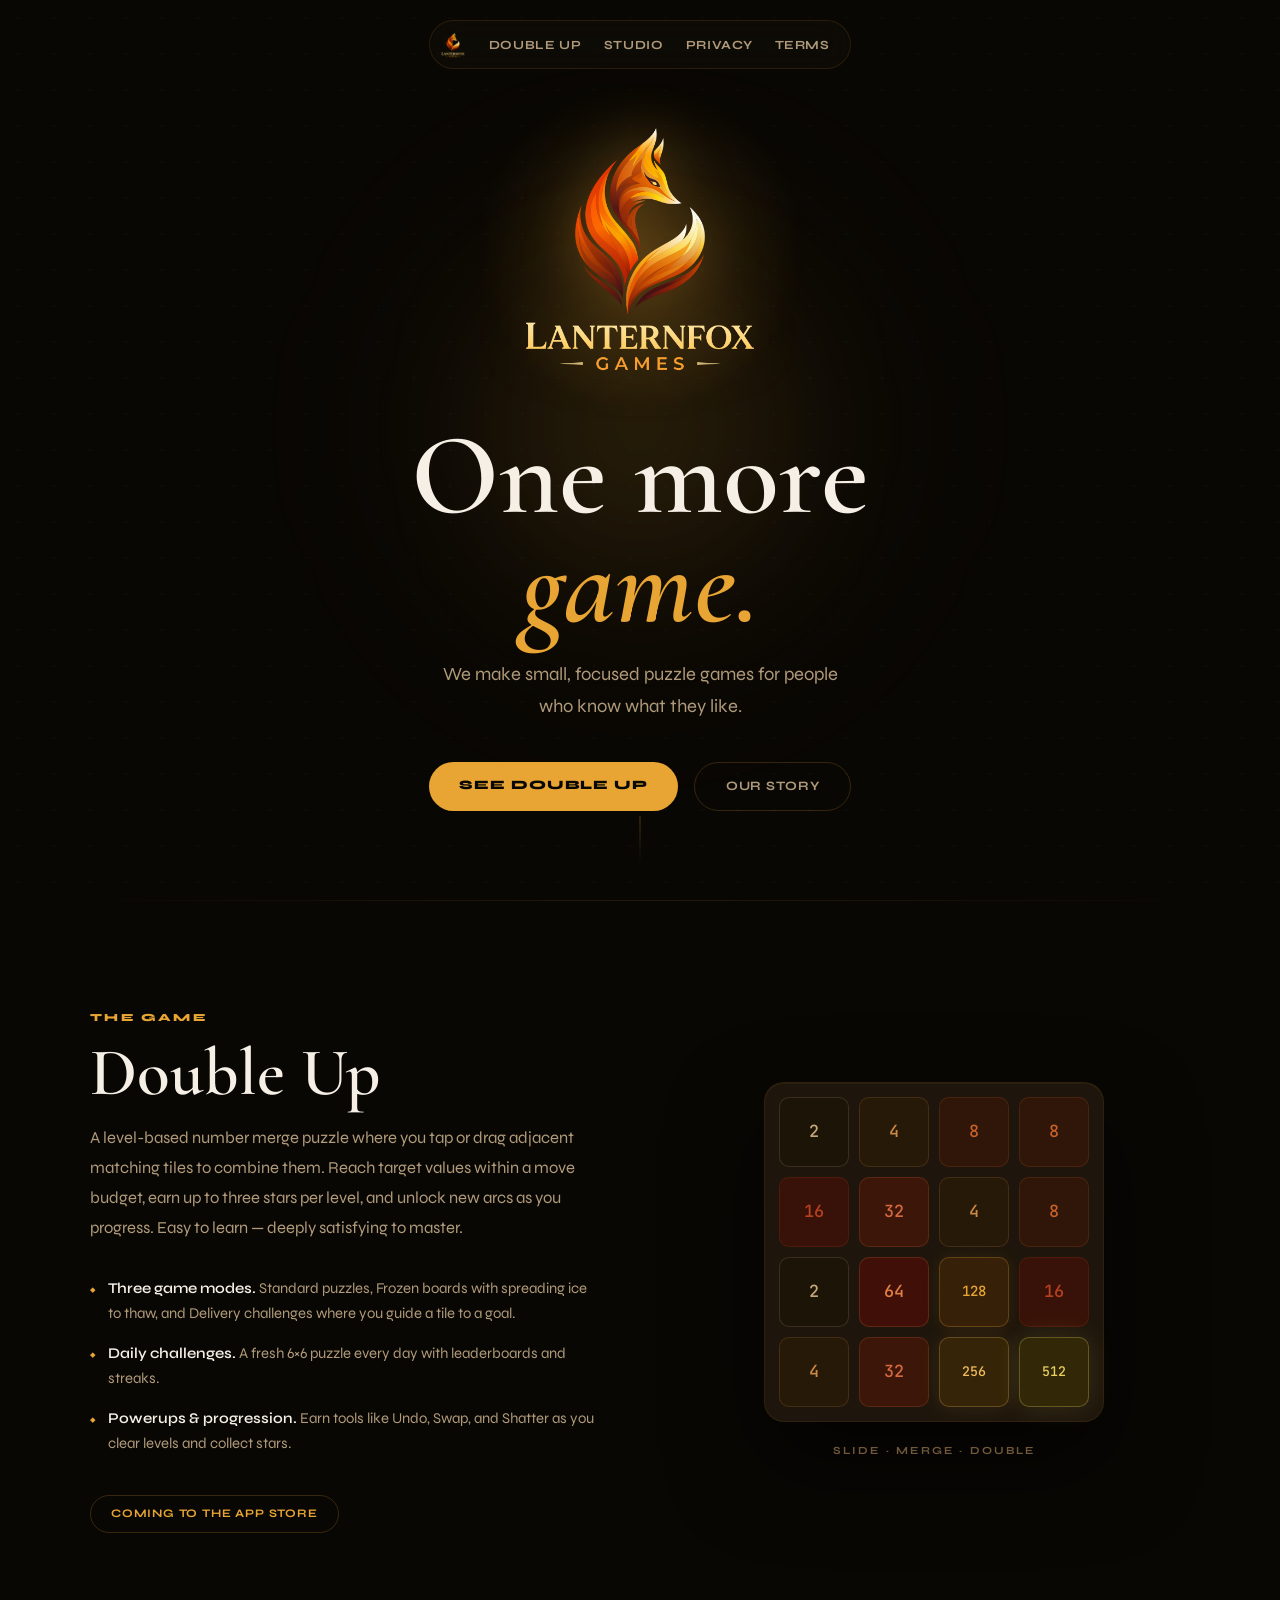
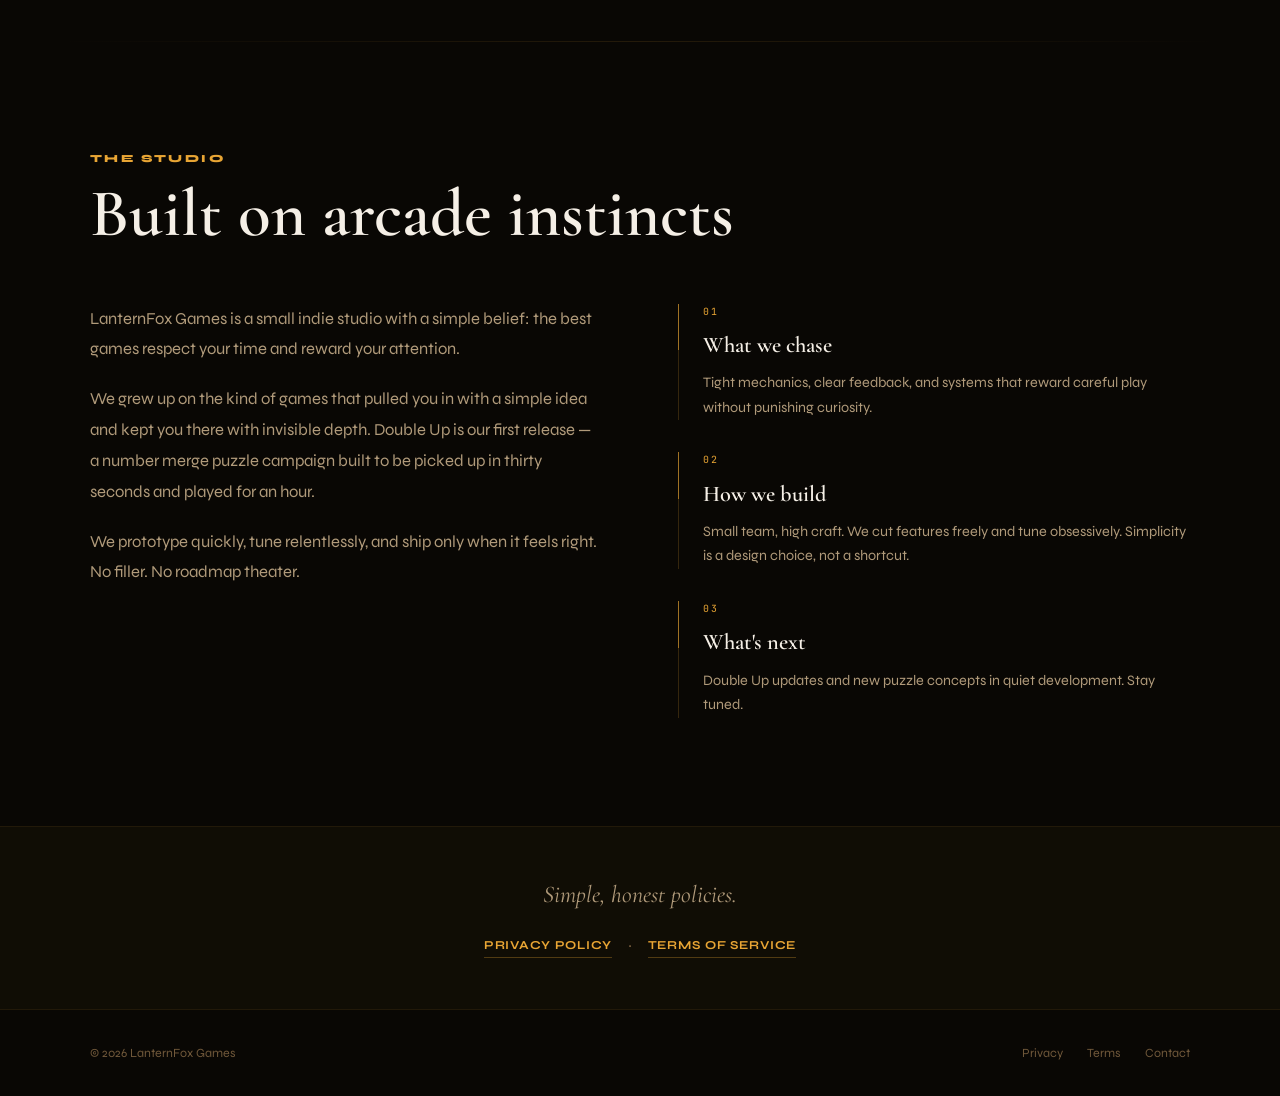
<file: index.html>
<!doctype html>
<html lang="en">
  <head>
    <meta charset="UTF-8" />
    <meta name="viewport" content="width=device-width, initial-scale=1.0" />
    <meta name="description" content="LanternFox Games makes small, focused puzzle games. Double Up — a level-based number merge puzzle with three game modes, daily challenges, and star-rated progression." />
    <title>LanternFox Games</title>
    <link rel="preconnect" href="https://fonts.googleapis.com" />
    <link rel="preconnect" href="https://fonts.gstatic.com" crossorigin />
    <link href="https://fonts.googleapis.com/css2?family=Cormorant+Garamond:ital,wght@0,400;0,500;0,600;0,700;1,400;1,600&family=Syne:wght@400;500;600;700;800&family=JetBrains+Mono:wght@400;500&display=swap" rel="stylesheet" />
    <link rel="stylesheet" href="styles.css" />
  </head>
  <body class="page-home">
    <a class="skip-link" href="#main">Skip to content</a>

    <header class="site-header" id="site-header">
      <nav class="nav-pill" aria-label="Main navigation">
        <a href="index.html" class="nav-home" aria-label="LanternFox Games home">
          <img src="images/lfgLogo.png" alt="LanternFox Games" class="nav-logo-img" />
        </a>
        <div class="nav-links">
          <a href="#double-up" class="nav-link">Double Up</a>
          <a href="#studio-story" class="nav-link">Studio</a>
          <a href="privacy.html" class="nav-link">Privacy</a>
          <a href="terms.html" class="nav-link">Terms</a>
        </div>
      </nav>
    </header>

    <main id="main">

      <!-- ═══ HERO ═══ -->
      <section class="hero" id="hero" aria-label="Welcome to LanternFox Games">
        <div class="hero-atmosphere" aria-hidden="true">
          <div class="atm-glow atm-glow-1"></div>
          <div class="atm-glow atm-glow-2"></div>
        </div>
        <div class="hero-dots" aria-hidden="true"></div>

        <div class="hero-content">
          <div class="logo-stage">
            <div class="logo-halo"></div>
            <img src="images/lfgLogo.png" alt="LanternFox Games logo" class="hero-logo" />
          </div>
          <h1 class="hero-headline">One more<br /><em>game.</em></h1>
          <p class="hero-sub">We make small, focused puzzle games for people who know what they like.</p>
          <div class="hero-cta">
            <a href="#double-up" class="btn-primary">See Double Up</a>
            <a href="#studio-story" class="btn-ghost">Our story</a>
          </div>
        </div>

        <div class="scroll-beacon" aria-hidden="true">
          <div class="scroll-track"></div>
        </div>
      </section>

      <!-- ═══ DOUBLE UP SHOWCASE ═══ -->
      <section class="showcase" id="double-up" aria-label="Double Up — the game">
        <div class="section-rule" aria-hidden="true"></div>
        <div class="showcase-inner">

          <div class="showcase-copy reveal">
            <span class="eyebrow">The game</span>
            <h2 class="section-headline">Double Up</h2>
            <p class="section-body">A level-based number merge puzzle where you tap or drag adjacent matching tiles to combine them. Reach target values within a move budget, earn up to three stars per level, and unlock new arcs as you progress. Easy to learn — deeply satisfying to master.</p>

            <ul class="feature-list">
              <li class="feature-item">
                <span class="feature-mark" aria-hidden="true">◆</span>
                <div class="feature-text">
                  <strong>Three game modes.</strong> Standard puzzles, Frozen boards with spreading ice to thaw, and Delivery challenges where you guide a tile to a goal.
                </div>
              </li>
              <li class="feature-item">
                <span class="feature-mark" aria-hidden="true">◆</span>
                <div class="feature-text">
                  <strong>Daily challenges.</strong> A fresh 6×6 puzzle every day with leaderboards and streaks.
                </div>
              </li>
              <li class="feature-item">
                <span class="feature-mark" aria-hidden="true">◆</span>
                <div class="feature-text">
                  <strong>Powerups & progression.</strong> Earn tools like Undo, Swap, and Shatter as you clear levels and collect stars.
                </div>
              </li>
            </ul>

            <div class="store-row">
              <span class="store-badge">Coming to the App Store</span>
            </div>
          </div>

          <div class="showcase-board reveal" aria-hidden="true">
            <div class="board-frame">
              <div class="board-grid">
                <div class="tile t2">2</div>
                <div class="tile t4">4</div>
                <div class="tile t8">8</div>
                <div class="tile t8">8</div>
                <div class="tile t16">16</div>
                <div class="tile t32">32</div>
                <div class="tile t4">4</div>
                <div class="tile t8">8</div>
                <div class="tile t2">2</div>
                <div class="tile t64">64</div>
                <div class="tile t128">128</div>
                <div class="tile t16">16</div>
                <div class="tile t4">4</div>
                <div class="tile t32">32</div>
                <div class="tile t256">256</div>
                <div class="tile t512">512</div>
              </div>
            </div>
            <p class="board-label">Slide · Merge · Double</p>
          </div>

        </div>
      </section>

      <!-- ═══ STUDIO STORY ═══ -->
      <section class="studio" id="studio-story" aria-label="About LanternFox Games">
        <div class="section-rule" aria-hidden="true"></div>
        <div class="studio-inner">

          <div class="studio-header reveal">
            <span class="eyebrow">The studio</span>
            <h2 class="section-headline">Built on arcade instincts</h2>
          </div>

          <div class="studio-layout">
            <div class="studio-prose reveal">
              <p>LanternFox Games is a small indie studio with a simple belief: the best games respect your time and reward your attention.</p>
              <p>We grew up on the kind of games that pulled you in with a simple idea and kept you there with invisible depth. Double Up is our first release — a number merge puzzle campaign built to be picked up in thirty seconds and played for an hour.</p>
              <p>We prototype quickly, tune relentlessly, and ship only when it feels right. No filler. No roadmap theater.</p>
            </div>

            <div class="pillars">
              <div class="pillar reveal">
                <span class="pillar-index" aria-hidden="true">01</span>
                <h3 class="pillar-title">What we chase</h3>
                <p class="pillar-body">Tight mechanics, clear feedback, and systems that reward careful play without punishing curiosity.</p>
              </div>
              <div class="pillar reveal">
                <span class="pillar-index" aria-hidden="true">02</span>
                <h3 class="pillar-title">How we build</h3>
                <p class="pillar-body">Small team, high craft. We cut features freely and tune obsessively. Simplicity is a design choice, not a shortcut.</p>
              </div>
              <div class="pillar reveal">
                <span class="pillar-index" aria-hidden="true">03</span>
                <h3 class="pillar-title">What's next</h3>
                <p class="pillar-body">Double Up updates and new puzzle concepts in quiet development. Stay tuned.</p>
              </div>
            </div>
          </div>

        </div>
      </section>

      <!-- ═══ LEGAL BAND ═══ -->
      <section class="legal-band" aria-label="Policies">
        <div class="legal-inner">
          <p class="legal-text">Simple, honest policies.</p>
          <div class="legal-links">
            <a href="privacy.html" class="legal-link">Privacy Policy</a>
            <span aria-hidden="true" class="legal-sep">·</span>
            <a href="terms.html" class="legal-link">Terms of Service</a>
          </div>
        </div>
      </section>

    </main>

    <footer class="site-footer">
      <div class="footer-inner">
        <span class="footer-copy">© <span id="year"></span> LanternFox Games</span>
        <nav class="footer-nav" aria-label="Footer links">
          <a href="privacy.html">Privacy</a>
          <a href="terms.html">Terms</a>
          <a href="mailto:legal@lanternfoxgames.com">Contact</a>
        </nav>
      </div>
    </footer>

    <script src="script.js"></script>
  </body>
</html>
</file>
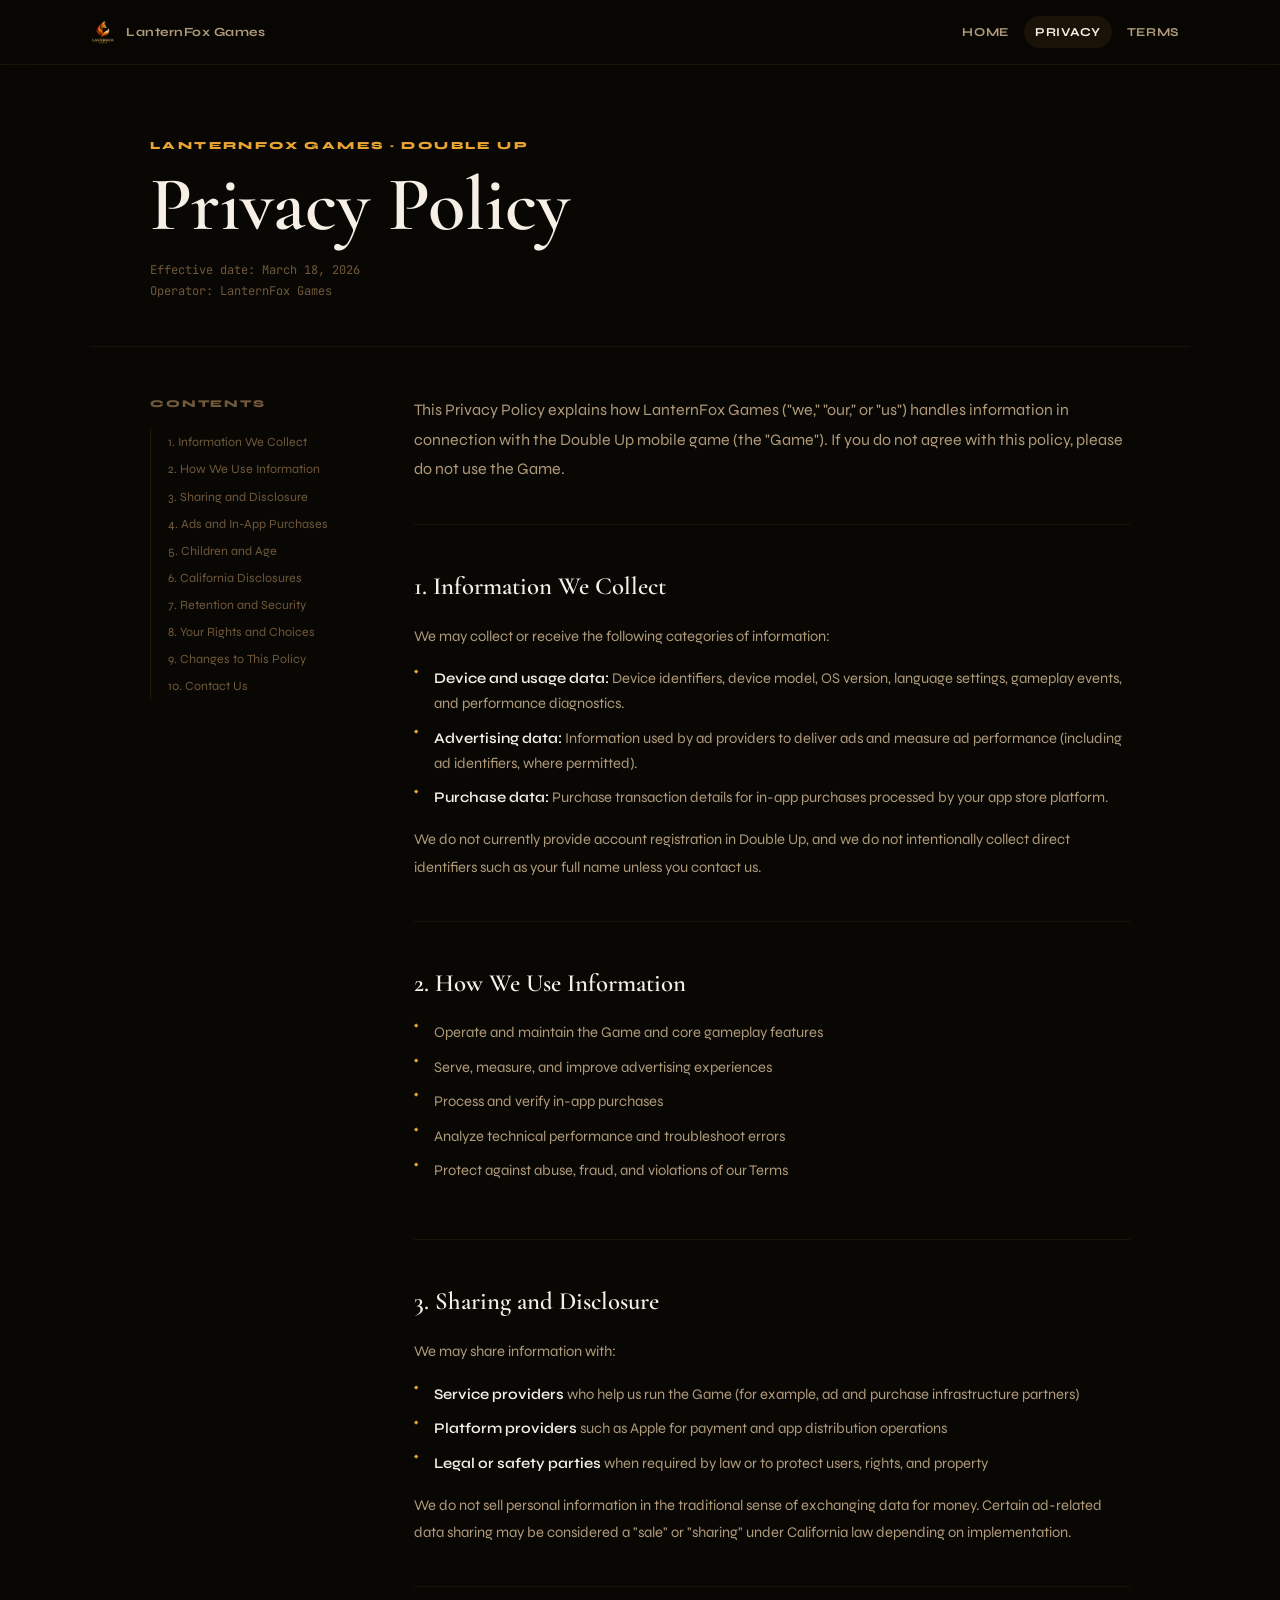
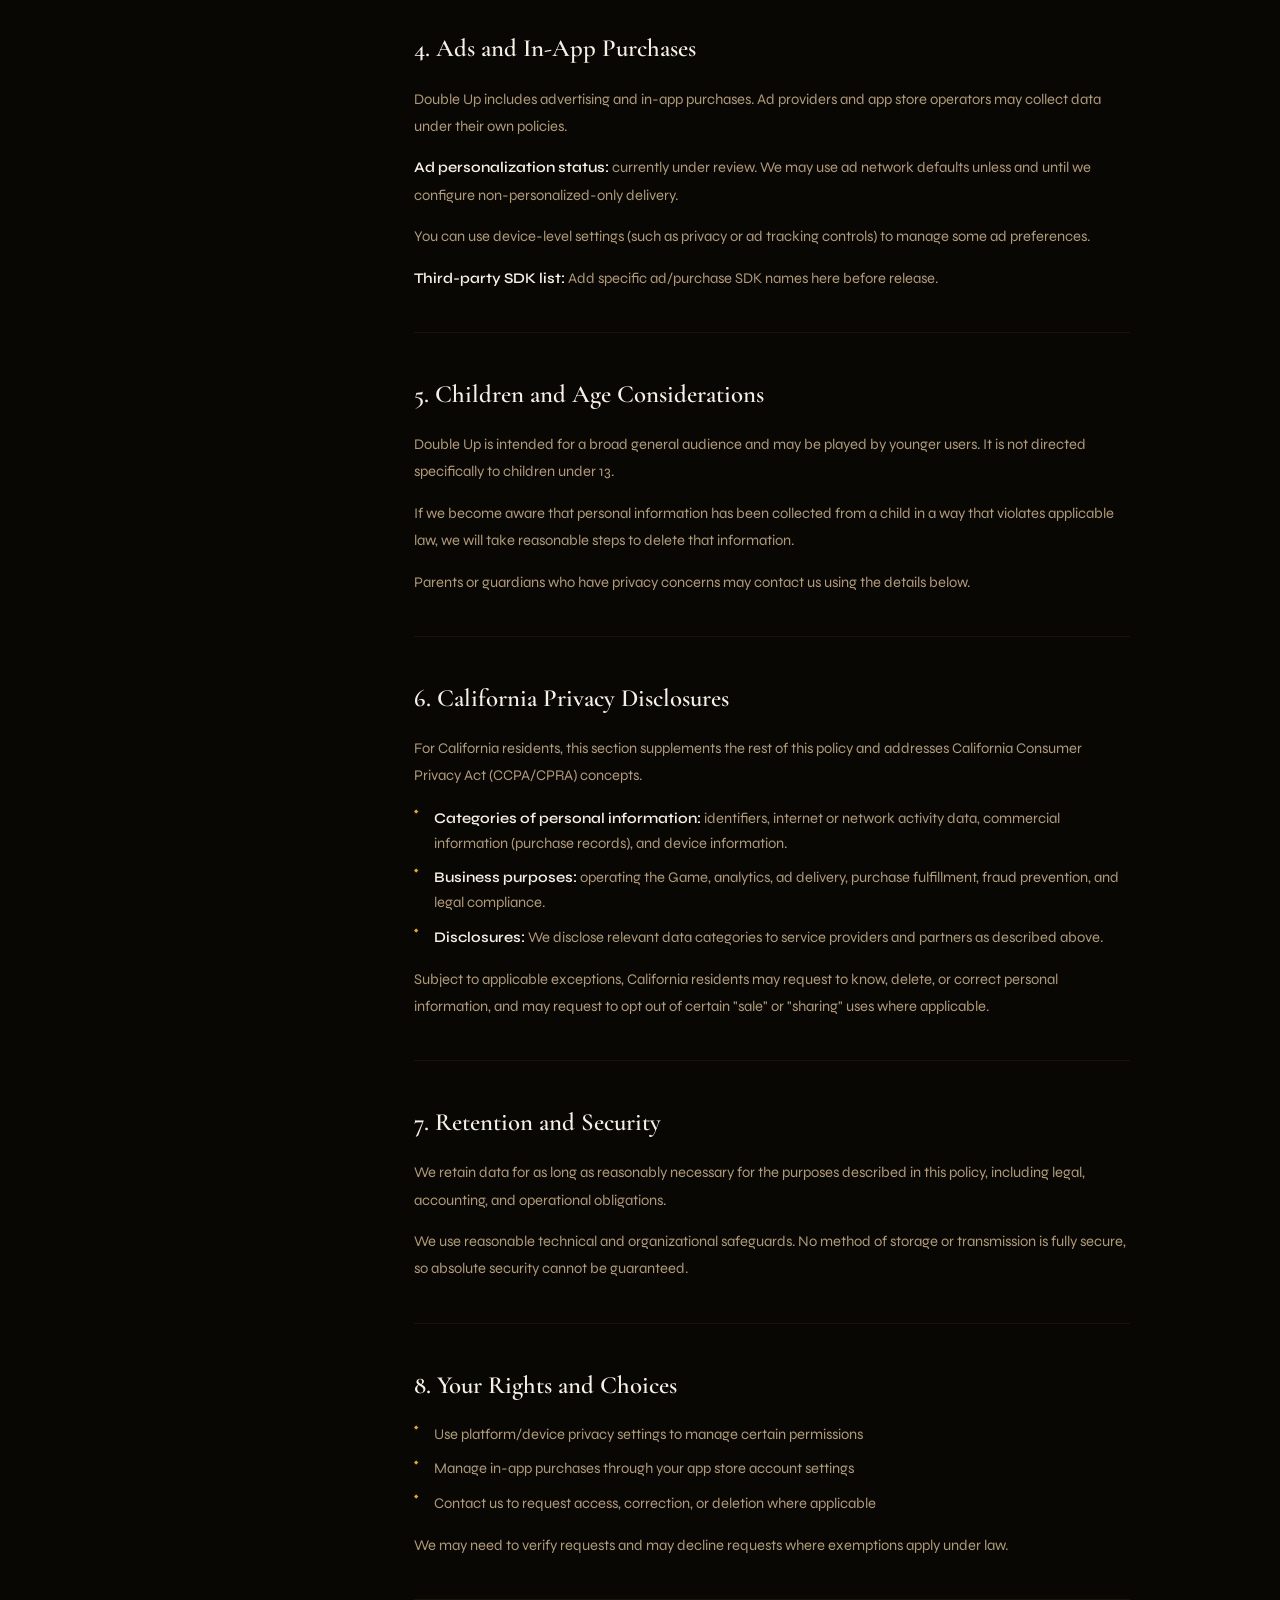
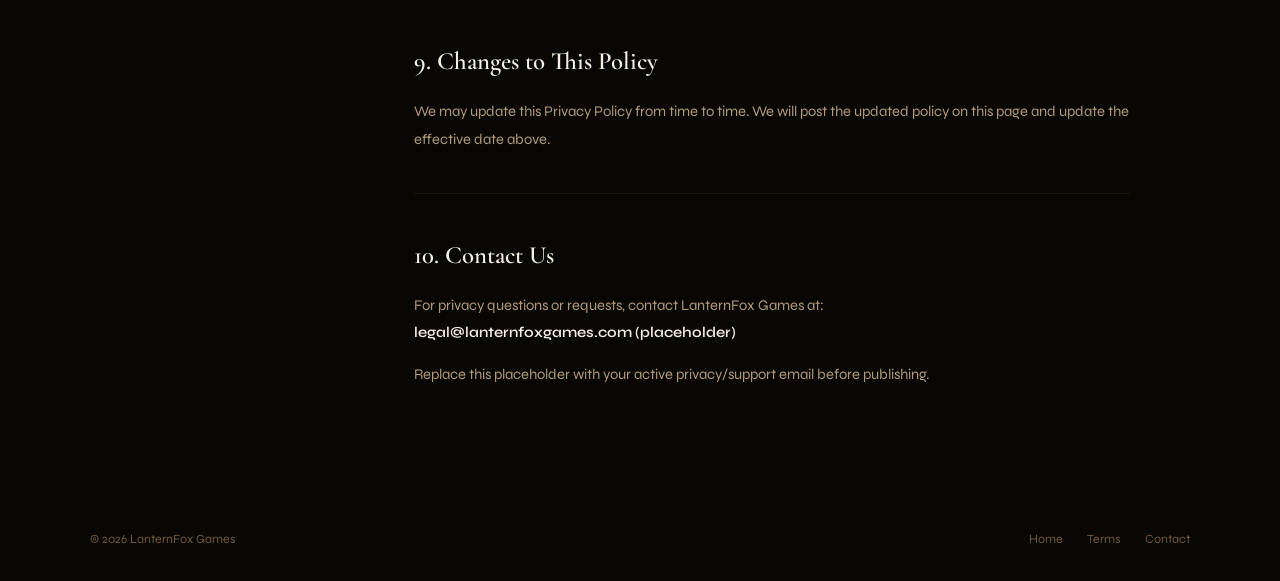
<file: privacy.html>
<!doctype html>
<html lang="en">
  <head>
    <meta charset="UTF-8" />
    <meta name="viewport" content="width=device-width, initial-scale=1.0" />
    <meta name="description" content="Privacy Policy for Double Up by LanternFox Games." />
    <title>Privacy Policy — LanternFox Games</title>
    <link rel="preconnect" href="https://fonts.googleapis.com" />
    <link rel="preconnect" href="https://fonts.gstatic.com" crossorigin />
    <link href="https://fonts.googleapis.com/css2?family=Cormorant+Garamond:ital,wght@0,400;0,500;0,600;0,700;1,400;1,600&family=Syne:wght@400;500;600;700;800&family=JetBrains+Mono:wght@400;500&display=swap" rel="stylesheet" />
    <link rel="stylesheet" href="styles.css" />
  </head>
  <body>
    <a class="skip-link" href="#main">Skip to content</a>

    <header class="legal-page-header">
      <nav class="legal-nav" aria-label="Main navigation">
        <a href="index.html" class="legal-brand" aria-label="LanternFox Games home">
          <img src="images/lfgLogo.png" alt="LanternFox Games" />
          <span class="legal-brand-name">LanternFox Games</span>
        </a>
        <div class="legal-nav-links">
          <a href="index.html" class="legal-nav-link">Home</a>
          <a href="privacy.html" class="legal-nav-link" aria-current="page">Privacy</a>
          <a href="terms.html" class="legal-nav-link">Terms</a>
        </div>
      </nav>
    </header>

    <div class="legal-hero">
      <span class="legal-hero-eyebrow">LanternFox Games · Double Up</span>
      <h1 class="legal-hero-title">Privacy Policy</h1>
      <p class="legal-hero-meta">
        Effective date: March 18, 2026<br />
        Operator: LanternFox Games
      </p>
    </div>

    <main id="main" class="legal-main">

      <nav class="legal-toc" aria-label="Table of contents">
        <p class="legal-toc-title">Contents</p>
        <ul>
          <li><a href="#information-we-collect">1. Information We Collect</a></li>
          <li><a href="#how-we-use-data">2. How We Use Information</a></li>
          <li><a href="#sharing-disclosure">3. Sharing and Disclosure</a></li>
          <li><a href="#ads-iap">4. Ads and In-App Purchases</a></li>
          <li><a href="#children">5. Children and Age</a></li>
          <li><a href="#california">6. California Disclosures</a></li>
          <li><a href="#retention-security">7. Retention and Security</a></li>
          <li><a href="#rights-choices">8. Your Rights and Choices</a></li>
          <li><a href="#changes">9. Changes to This Policy</a></li>
          <li><a href="#contact">10. Contact Us</a></li>
        </ul>
      </nav>

      <div class="legal-content">
        <p class="legal-intro">
          This Privacy Policy explains how LanternFox Games ("we," "our," or "us") handles
          information in connection with the Double Up mobile game (the "Game"). If you do
          not agree with this policy, please do not use the Game.
        </p>

        <section id="information-we-collect" class="legal-section">
          <h2>1. Information We Collect</h2>
          <p>We may collect or receive the following categories of information:</p>
          <ul>
            <li>
              <strong>Device and usage data:</strong> Device identifiers, device model, OS
              version, language settings, gameplay events, and performance diagnostics.
            </li>
            <li>
              <strong>Advertising data:</strong> Information used by ad providers to deliver
              ads and measure ad performance (including ad identifiers, where permitted).
            </li>
            <li>
              <strong>Purchase data:</strong> Purchase transaction details for in-app
              purchases processed by your app store platform.
            </li>
          </ul>
          <p>
            We do not currently provide account registration in Double Up, and we do not
            intentionally collect direct identifiers such as your full name unless you
            contact us.
          </p>
        </section>

        <section id="how-we-use-data" class="legal-section">
          <h2>2. How We Use Information</h2>
          <ul>
            <li>Operate and maintain the Game and core gameplay features</li>
            <li>Serve, measure, and improve advertising experiences</li>
            <li>Process and verify in-app purchases</li>
            <li>Analyze technical performance and troubleshoot errors</li>
            <li>Protect against abuse, fraud, and violations of our Terms</li>
          </ul>
        </section>

        <section id="sharing-disclosure" class="legal-section">
          <h2>3. Sharing and Disclosure</h2>
          <p>We may share information with:</p>
          <ul>
            <li>
              <strong>Service providers</strong> who help us run the Game (for example, ad
              and purchase infrastructure partners)
            </li>
            <li>
              <strong>Platform providers</strong> such as Apple for payment and app
              distribution operations
            </li>
            <li>
              <strong>Legal or safety parties</strong> when required by law or to protect
              users, rights, and property
            </li>
          </ul>
          <p>
            We do not sell personal information in the traditional sense of exchanging data
            for money. Certain ad-related data sharing may be considered a "sale" or
            "sharing" under California law depending on implementation.
          </p>
        </section>

        <section id="ads-iap" class="legal-section">
          <h2>4. Ads and In-App Purchases</h2>
          <p>
            Double Up includes advertising and in-app purchases. Ad providers and app store
            operators may collect data under their own policies.
          </p>
          <p>
            <strong>Ad personalization status:</strong> currently under review. We may use
            ad network defaults unless and until we configure non-personalized-only delivery.
          </p>
          <p>
            You can use device-level settings (such as privacy or ad tracking controls) to
            manage some ad preferences.
          </p>
          <p>
            <strong>Third-party SDK list:</strong> Add specific ad/purchase SDK names here
            before release.
          </p>
        </section>

        <section id="children" class="legal-section">
          <h2>5. Children and Age Considerations</h2>
          <p>
            Double Up is intended for a broad general audience and may be played by younger
            users. It is not directed specifically to children under 13.
          </p>
          <p>
            If we become aware that personal information has been collected from a child in a
            way that violates applicable law, we will take reasonable steps to delete that
            information.
          </p>
          <p>
            Parents or guardians who have privacy concerns may contact us using the details
            below.
          </p>
        </section>

        <section id="california" class="legal-section">
          <h2>6. California Privacy Disclosures</h2>
          <p>
            For California residents, this section supplements the rest of this policy and
            addresses California Consumer Privacy Act (CCPA/CPRA) concepts.
          </p>
          <ul>
            <li>
              <strong>Categories of personal information:</strong> identifiers, internet or
              network activity data, commercial information (purchase records), and device
              information.
            </li>
            <li>
              <strong>Business purposes:</strong> operating the Game, analytics, ad delivery,
              purchase fulfillment, fraud prevention, and legal compliance.
            </li>
            <li>
              <strong>Disclosures:</strong> We disclose relevant data categories to service
              providers and partners as described above.
            </li>
          </ul>
          <p>
            Subject to applicable exceptions, California residents may request to know,
            delete, or correct personal information, and may request to opt out of certain
            "sale" or "sharing" uses where applicable.
          </p>
        </section>

        <section id="retention-security" class="legal-section">
          <h2>7. Retention and Security</h2>
          <p>
            We retain data for as long as reasonably necessary for the purposes described in
            this policy, including legal, accounting, and operational obligations.
          </p>
          <p>
            We use reasonable technical and organizational safeguards. No method of storage
            or transmission is fully secure, so absolute security cannot be guaranteed.
          </p>
        </section>

        <section id="rights-choices" class="legal-section">
          <h2>8. Your Rights and Choices</h2>
          <ul>
            <li>Use platform/device privacy settings to manage certain permissions</li>
            <li>Manage in-app purchases through your app store account settings</li>
            <li>Contact us to request access, correction, or deletion where applicable</li>
          </ul>
          <p>
            We may need to verify requests and may decline requests where exemptions apply
            under law.
          </p>
        </section>

        <section id="changes" class="legal-section">
          <h2>9. Changes to This Policy</h2>
          <p>
            We may update this Privacy Policy from time to time. We will post the updated
            policy on this page and update the effective date above.
          </p>
        </section>

        <section id="contact" class="legal-section">
          <h2>10. Contact Us</h2>
          <p>
            For privacy questions or requests, contact LanternFox Games at:<br />
            <strong>legal@lanternfoxgames.com (placeholder)</strong>
          </p>
          <p>
            Replace this placeholder with your active privacy/support email before publishing.
          </p>
        </section>
      </div>

    </main>

    <footer class="site-footer">
      <div class="footer-inner">
        <span class="footer-copy">© <span id="year"></span> LanternFox Games</span>
        <nav class="footer-nav" aria-label="Footer links">
          <a href="index.html">Home</a>
          <a href="terms.html">Terms</a>
          <a href="mailto:legal@lanternfoxgames.com">Contact</a>
        </nav>
      </div>
    </footer>

    <script src="script.js"></script>
  </body>
</html>
</file>
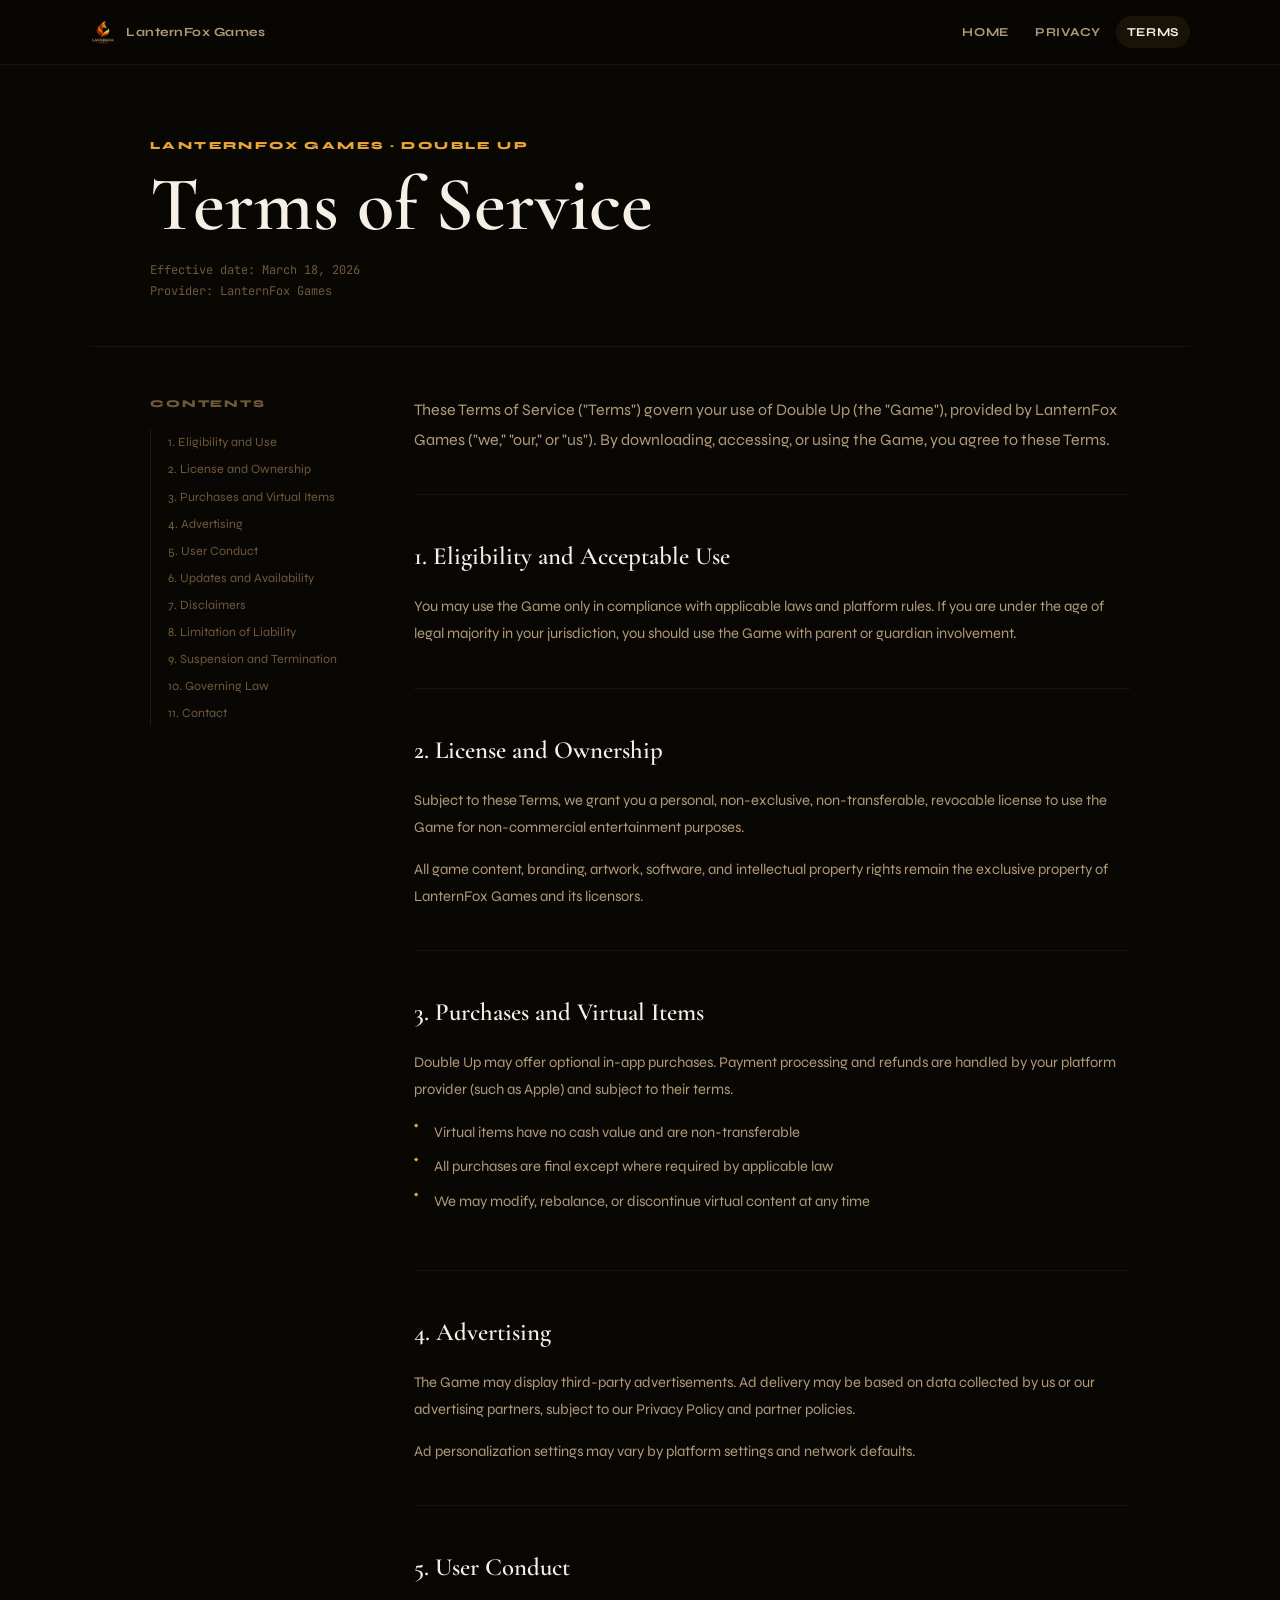
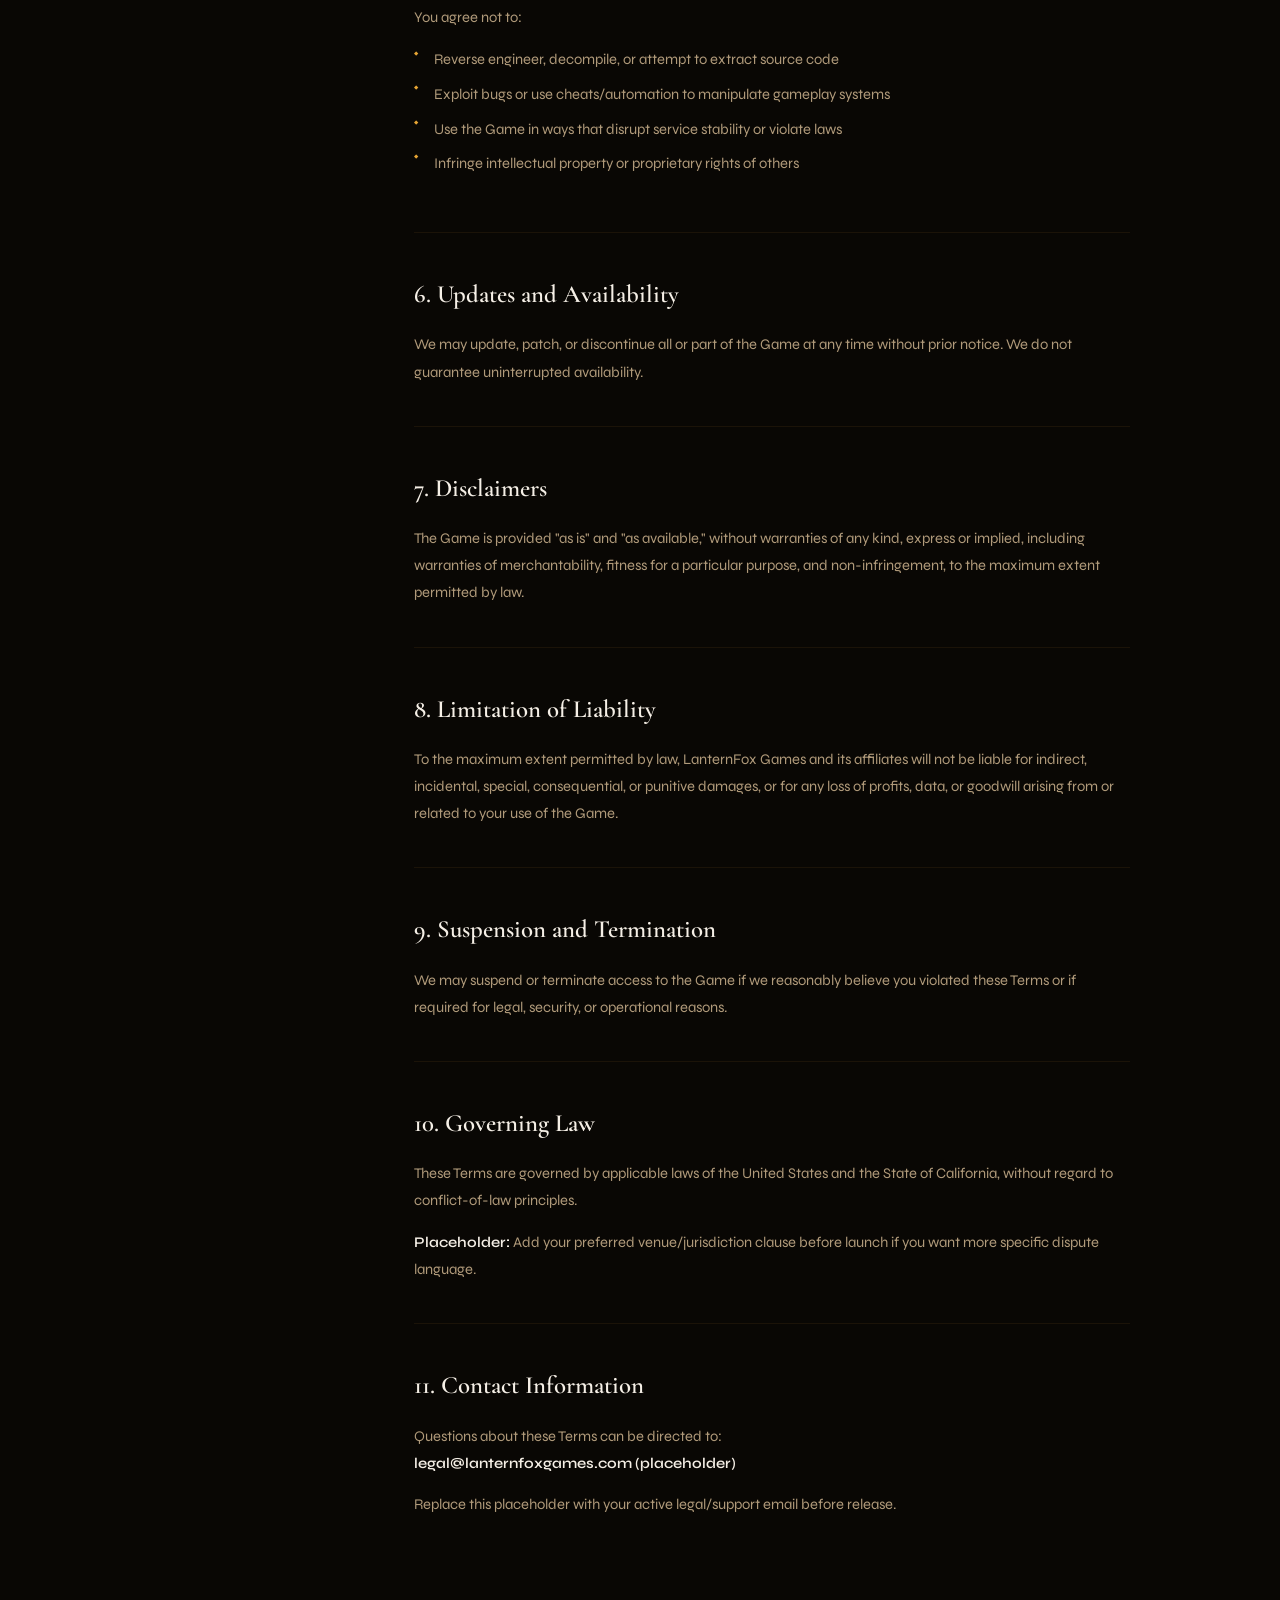
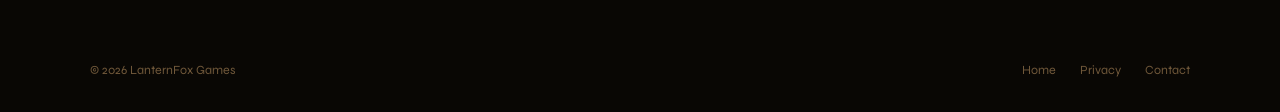
<file: terms.html>
<!doctype html>
<html lang="en">
  <head>
    <meta charset="UTF-8" />
    <meta name="viewport" content="width=device-width, initial-scale=1.0" />
    <meta name="description" content="Terms of Service for Double Up by LanternFox Games." />
    <title>Terms of Service — LanternFox Games</title>
    <link rel="preconnect" href="https://fonts.googleapis.com" />
    <link rel="preconnect" href="https://fonts.gstatic.com" crossorigin />
    <link href="https://fonts.googleapis.com/css2?family=Cormorant+Garamond:ital,wght@0,400;0,500;0,600;0,700;1,400;1,600&family=Syne:wght@400;500;600;700;800&family=JetBrains+Mono:wght@400;500&display=swap" rel="stylesheet" />
    <link rel="stylesheet" href="styles.css" />
  </head>
  <body>
    <a class="skip-link" href="#main">Skip to content</a>

    <header class="legal-page-header">
      <nav class="legal-nav" aria-label="Main navigation">
        <a href="index.html" class="legal-brand" aria-label="LanternFox Games home">
          <img src="images/lfgLogo.png" alt="LanternFox Games" />
          <span class="legal-brand-name">LanternFox Games</span>
        </a>
        <div class="legal-nav-links">
          <a href="index.html" class="legal-nav-link">Home</a>
          <a href="privacy.html" class="legal-nav-link">Privacy</a>
          <a href="terms.html" class="legal-nav-link" aria-current="page">Terms</a>
        </div>
      </nav>
    </header>

    <div class="legal-hero">
      <span class="legal-hero-eyebrow">LanternFox Games · Double Up</span>
      <h1 class="legal-hero-title">Terms of Service</h1>
      <p class="legal-hero-meta">
        Effective date: March 18, 2026<br />
        Provider: LanternFox Games
      </p>
    </div>

    <main id="main" class="legal-main">

      <nav class="legal-toc" aria-label="Table of contents">
        <p class="legal-toc-title">Contents</p>
        <ul>
          <li><a href="#eligibility">1. Eligibility and Use</a></li>
          <li><a href="#license">2. License and Ownership</a></li>
          <li><a href="#virtual-items">3. Purchases and Virtual Items</a></li>
          <li><a href="#ads">4. Advertising</a></li>
          <li><a href="#conduct">5. User Conduct</a></li>
          <li><a href="#updates">6. Updates and Availability</a></li>
          <li><a href="#disclaimers">7. Disclaimers</a></li>
          <li><a href="#liability">8. Limitation of Liability</a></li>
          <li><a href="#termination">9. Suspension and Termination</a></li>
          <li><a href="#law">10. Governing Law</a></li>
          <li><a href="#contact">11. Contact</a></li>
        </ul>
      </nav>

      <div class="legal-content">
        <p class="legal-intro">
          These Terms of Service ("Terms") govern your use of Double Up (the "Game"),
          provided by LanternFox Games ("we," "our," or "us"). By downloading, accessing,
          or using the Game, you agree to these Terms.
        </p>

        <section id="eligibility" class="legal-section">
          <h2>1. Eligibility and Acceptable Use</h2>
          <p>
            You may use the Game only in compliance with applicable laws and platform rules.
            If you are under the age of legal majority in your jurisdiction, you should use
            the Game with parent or guardian involvement.
          </p>
        </section>

        <section id="license" class="legal-section">
          <h2>2. License and Ownership</h2>
          <p>
            Subject to these Terms, we grant you a personal, non-exclusive,
            non-transferable, revocable license to use the Game for non-commercial
            entertainment purposes.
          </p>
          <p>
            All game content, branding, artwork, software, and intellectual property rights
            remain the exclusive property of LanternFox Games and its licensors.
          </p>
        </section>

        <section id="virtual-items" class="legal-section">
          <h2>3. Purchases and Virtual Items</h2>
          <p>
            Double Up may offer optional in-app purchases. Payment processing and refunds
            are handled by your platform provider (such as Apple) and subject to their terms.
          </p>
          <ul>
            <li>Virtual items have no cash value and are non-transferable</li>
            <li>All purchases are final except where required by applicable law</li>
            <li>We may modify, rebalance, or discontinue virtual content at any time</li>
          </ul>
        </section>

        <section id="ads" class="legal-section">
          <h2>4. Advertising</h2>
          <p>
            The Game may display third-party advertisements. Ad delivery may be based on
            data collected by us or our advertising partners, subject to our Privacy Policy
            and partner policies.
          </p>
          <p>
            Ad personalization settings may vary by platform settings and network defaults.
          </p>
        </section>

        <section id="conduct" class="legal-section">
          <h2>5. User Conduct</h2>
          <p>You agree not to:</p>
          <ul>
            <li>Reverse engineer, decompile, or attempt to extract source code</li>
            <li>Exploit bugs or use cheats/automation to manipulate gameplay systems</li>
            <li>Use the Game in ways that disrupt service stability or violate laws</li>
            <li>Infringe intellectual property or proprietary rights of others</li>
          </ul>
        </section>

        <section id="updates" class="legal-section">
          <h2>6. Updates and Availability</h2>
          <p>
            We may update, patch, or discontinue all or part of the Game at any time without
            prior notice. We do not guarantee uninterrupted availability.
          </p>
        </section>

        <section id="disclaimers" class="legal-section">
          <h2>7. Disclaimers</h2>
          <p>
            The Game is provided "as is" and "as available," without warranties of any kind,
            express or implied, including warranties of merchantability, fitness for a
            particular purpose, and non-infringement, to the maximum extent permitted by law.
          </p>
        </section>

        <section id="liability" class="legal-section">
          <h2>8. Limitation of Liability</h2>
          <p>
            To the maximum extent permitted by law, LanternFox Games and its affiliates will
            not be liable for indirect, incidental, special, consequential, or punitive
            damages, or for any loss of profits, data, or goodwill arising from or related
            to your use of the Game.
          </p>
        </section>

        <section id="termination" class="legal-section">
          <h2>9. Suspension and Termination</h2>
          <p>
            We may suspend or terminate access to the Game if we reasonably believe you
            violated these Terms or if required for legal, security, or operational reasons.
          </p>
        </section>

        <section id="law" class="legal-section">
          <h2>10. Governing Law</h2>
          <p>
            These Terms are governed by applicable laws of the United States and the State
            of California, without regard to conflict-of-law principles.
          </p>
          <p>
            <strong>Placeholder:</strong> Add your preferred venue/jurisdiction clause before
            launch if you want more specific dispute language.
          </p>
        </section>

        <section id="contact" class="legal-section">
          <h2>11. Contact Information</h2>
          <p>
            Questions about these Terms can be directed to:<br />
            <strong>legal@lanternfoxgames.com (placeholder)</strong>
          </p>
          <p>Replace this placeholder with your active legal/support email before release.</p>
        </section>
      </div>

    </main>

    <footer class="site-footer">
      <div class="footer-inner">
        <span class="footer-copy">© <span id="year"></span> LanternFox Games</span>
        <nav class="footer-nav" aria-label="Footer links">
          <a href="index.html">Home</a>
          <a href="privacy.html">Privacy</a>
          <a href="mailto:legal@lanternfoxgames.com">Contact</a>
        </nav>
      </div>
    </footer>

    <script src="script.js"></script>
  </body>
</html>
</file>
<file: styles.css>
/* ============================================================
   LANTERNFOX GAMES — Design System
   Aesthetic: Warm Noir / Lantern Light
   Fonts: Cormorant Garamond (display) · Syne (UI) · JetBrains Mono (tiles)
   ============================================================ */

/* ---- Design Tokens ---- */
:root {
  /* Backgrounds — warm dark */
  --bg-0: #090704;
  --bg-1: #110e08;
  --bg-2: #1a1508;
  --bg-card: #1e160c;

  /* Amber palette */
  --amber: #e8a534;
  --amber-light: #f0bc5c;
  --amber-08: rgba(232, 165, 52, 0.08);
  --amber-12: rgba(232, 165, 52, 0.12);
  --amber-20: rgba(232, 165, 52, 0.20);
  --amber-30: rgba(232, 165, 52, 0.30);

  /* Text */
  --text-1: #f5efe6;
  --text-2: #b09a7a;
  --text-3: #70583a;

  /* Tile text colors (progressively brighter) */
  --t2-color:   #c4a87a;
  --t4-color:   #cc8845;
  --t8-color:   #c4622a;
  --t16-color:  #b84020;
  --t32-color:  #d46840;
  --t64-color:  #e08045;
  --t128-color: #e8a534;
  --t256-color: #f0bc5c;
  --t512-color: #ead060;

  /* Typography */
  --ff-display: 'Cormorant Garamond', Georgia, 'Times New Roman', serif;
  --ff-ui:      'Syne', 'Segoe UI', system-ui, sans-serif;
  --ff-mono:    'JetBrains Mono', 'Courier New', monospace;

  /* Layout */
  --max-w: 1100px;
  --pad-x: clamp(20px, 5vw, 60px);
  --section-y: clamp(80px, 12vh, 130px);

  /* Easing */
  --ease-out: cubic-bezier(0.23, 1, 0.32, 1);
  --ease-bounce: cubic-bezier(0.34, 1.56, 0.64, 1);
}

/* ---- Reset ---- */
*, *::before, *::after { box-sizing: border-box; margin: 0; padding: 0; }
html { scroll-behavior: smooth; -webkit-font-smoothing: antialiased; }
body {
  font-family: var(--ff-ui);
  background-color: var(--bg-0);
  color: var(--text-1);
  line-height: 1.7;
  overflow-x: hidden;
}
img { max-width: 100%; height: auto; display: block; }
a { color: inherit; text-decoration: none; }
ul { list-style: none; }

/* ---- Skip link ---- */
.skip-link {
  position: absolute;
  top: -100%;
  left: 1rem;
  background: var(--amber);
  color: var(--bg-0);
  padding: 0.5rem 1rem;
  border-radius: 4px;
  font-family: var(--ff-ui);
  font-weight: 700;
  z-index: 200;
}
.skip-link:focus { top: 1rem; }


/* ============================================================
   NAVIGATION
   ============================================================ */

.site-header {
  position: fixed;
  top: 0;
  left: 0;
  right: 0;
  z-index: 100;
  display: flex;
  justify-content: center;
  padding: 1.25rem var(--pad-x);
  transition: padding 0.4s var(--ease-out);
}
.site-header.scrolled { padding: 0.75rem var(--pad-x); }

.nav-pill {
  display: flex;
  align-items: center;
  gap: 0.25rem;
  background: rgba(17, 14, 8, 0.7);
  backdrop-filter: blur(18px);
  -webkit-backdrop-filter: blur(18px);
  border: 1px solid var(--amber-12);
  border-radius: 100px;
  padding: 0.4rem 0.6rem 0.4rem 0.4rem;
  transition: background 0.4s, border-color 0.4s;
}
.site-header.scrolled .nav-pill {
  background: rgba(17, 14, 8, 0.92);
  border-color: var(--amber-20);
}

.nav-home {
  display: flex;
  align-items: center;
  padding: 0.2rem 0.4rem 0.2rem 0.2rem;
}
.nav-logo-img {
  width: 28px;
  height: 28px;
  border-radius: 6px;
  object-fit: contain;
}

.nav-links { display: flex; align-items: center; }

.nav-link {
  font-family: var(--ff-ui);
  font-size: 0.78rem;
  font-weight: 700;
  letter-spacing: 0.05em;
  text-transform: uppercase;
  color: var(--text-2);
  padding: 0.35rem 0.7rem;
  border-radius: 100px;
  transition: color 0.2s, background 0.2s;
}
.nav-link:hover,
.nav-link[aria-current="page"] {
  color: var(--text-1);
  background: var(--amber-08);
}


/* ============================================================
   HERO SECTION
   ============================================================ */

.hero {
  position: relative;
  min-height: 100svh;
  display: flex;
  flex-direction: column;
  align-items: center;
  justify-content: center;
  text-align: center;
  padding: 80px var(--pad-x) 60px;
  overflow: hidden;
}

/* Dot grid texture */
.hero-dots {
  position: absolute;
  inset: 0;
  background-image: radial-gradient(circle, rgba(255, 255, 255, 0.025) 1px, transparent 1px);
  background-size: 36px 36px;
  pointer-events: none;
}

/* Atmospheric glow */
.hero-atmosphere {
  position: absolute;
  inset: 0;
  pointer-events: none;
}
.atm-glow {
  position: absolute;
  border-radius: 50%;
  filter: blur(90px);
}
.atm-glow-1 {
  width: 560px;
  height: 560px;
  top: 50%;
  left: 50%;
  transform: translate(-50%, -54%);
  background: radial-gradient(circle, rgba(232, 165, 52, 0.11) 0%, transparent 70%);
  animation: glowPulse 7s ease-in-out infinite;
}
.atm-glow-2 {
  width: 280px;
  height: 280px;
  top: 50%;
  left: 50%;
  transform: translate(-50%, -58%);
  background: radial-gradient(circle, rgba(232, 165, 52, 0.2) 0%, transparent 70%);
  animation: glowPulse 7s ease-in-out infinite reverse;
  animation-delay: -3.5s;
}
@keyframes glowPulse {
  0%, 100% { opacity: 1; }
  50% { opacity: 0.6; }
}

/* Logo */
.logo-stage {
  position: relative;
  width: clamp(180px, 28vw, 280px);
  height: clamp(180px, 28vw, 280px);
  margin: 0 auto 2rem;
  animation: fadeUp 0.9s var(--ease-out) 0.1s both;
}
.logo-halo {
  position: absolute;
  inset: -28px;
  border-radius: 50%;
  background: radial-gradient(circle, rgba(232, 165, 52, 0.18) 0%, transparent 70%);
  animation: haloPulse 4.5s ease-in-out infinite;
}
@keyframes haloPulse {
  0%, 100% { opacity: 0.8; transform: scale(1); }
  50% { opacity: 1; transform: scale(1.06); }
}
.hero-logo {
  position: relative;
  width: 100%;
  height: 100%;
  object-fit: contain;
  filter: drop-shadow(0 0 28px rgba(232, 165, 52, 0.28));
  animation: logoFloat 5.5s ease-in-out infinite;
}
@keyframes logoFloat {
  0%, 100% { transform: translateY(0); }
  50% { transform: translateY(-8px); }
}

/* Hero text — staggered entrance */
.studio-label {
  font-family: var(--ff-ui);
  font-size: 0.7rem;
  font-weight: 800;
  letter-spacing: 0.22em;
  text-transform: uppercase;
  color: var(--amber);
  margin-bottom: 0.9rem;
  animation: fadeUp 0.8s var(--ease-out) 0.35s both;
}
.hero-headline {
  font-family: var(--ff-display);
  font-size: clamp(3.8rem, 9vw, 7.5rem);
  font-weight: 600;
  line-height: 0.95;
  color: var(--text-1);
  margin-bottom: 1.25rem;
  animation: fadeUp 0.8s var(--ease-out) 0.55s both;
}
.hero-headline em {
  font-style: italic;
  color: var(--amber);
}
.hero-sub {
  font-size: clamp(0.95rem, 1.5vw, 1.15rem);
  color: var(--text-2);
  max-width: 420px;
  margin: 0 auto 2.5rem;
  animation: fadeUp 0.8s var(--ease-out) 0.75s both;
}

/* CTA buttons */
.hero-cta {
  display: flex;
  gap: 1rem;
  justify-content: center;
  flex-wrap: wrap;
  animation: fadeUp 0.8s var(--ease-out) 0.95s both;
}
.btn-primary {
  font-family: var(--ff-ui);
  font-size: 0.8rem;
  font-weight: 800;
  letter-spacing: 0.07em;
  text-transform: uppercase;
  background: var(--amber);
  color: var(--bg-0);
  padding: 0.8rem 1.9rem;
  border-radius: 100px;
  transition: background 0.2s, transform 0.2s, box-shadow 0.2s;
  display: inline-block;
}
.btn-primary:hover {
  background: var(--amber-light);
  transform: translateY(-2px);
  box-shadow: 0 8px 32px rgba(232, 165, 52, 0.28);
}
.btn-ghost {
  font-family: var(--ff-ui);
  font-size: 0.8rem;
  font-weight: 700;
  letter-spacing: 0.07em;
  text-transform: uppercase;
  color: var(--text-2);
  padding: 0.8rem 1.9rem;
  border-radius: 100px;
  border: 1px solid var(--amber-20);
  transition: color 0.2s, border-color 0.2s, transform 0.2s;
  display: inline-block;
}
.btn-ghost:hover {
  color: var(--text-1);
  border-color: var(--amber-30);
  transform: translateY(-2px);
}

/* Scroll beacon */
.scroll-beacon {
  position: absolute;
  bottom: 2.25rem;
  left: 50%;
  transform: translateX(-50%);
  opacity: 0.35;
}
.scroll-track {
  width: 1px;
  height: 48px;
  background: linear-gradient(to bottom, var(--amber), transparent);
  animation: scrollBeacon 2.2s ease-in-out infinite;
}
@keyframes scrollBeacon {
  0%   { transform: scaleY(0); transform-origin: top; opacity: 1; }
  50%  { transform: scaleY(1); transform-origin: top; opacity: 1; }
  100% { transform: scaleY(1); transform-origin: bottom; opacity: 0; }
}

/* Shared section divider */
.section-rule {
  height: 1px;
  background: linear-gradient(to right, transparent, var(--amber-12), transparent);
  margin-bottom: var(--section-y);
}


/* ============================================================
   SHOWCASE SECTION
   ============================================================ */

.showcase {
  padding: 0 var(--pad-x) var(--section-y);
}
.showcase-inner {
  max-width: var(--max-w);
  margin: 0 auto;
  display: grid;
  grid-template-columns: 1fr 1fr;
  gap: clamp(3rem, 6vw, 6rem);
  align-items: center;
}

/* Shared type */
.eyebrow {
  display: block;
  font-family: var(--ff-ui);
  font-size: 0.68rem;
  font-weight: 800;
  letter-spacing: 0.22em;
  text-transform: uppercase;
  color: var(--amber);
  margin-bottom: 0.75rem;
}
.section-headline {
  font-family: var(--ff-display);
  font-size: clamp(2.6rem, 5.5vw, 4.2rem);
  font-weight: 600;
  line-height: 1;
  color: var(--text-1);
  margin-bottom: 1.1rem;
}
.section-body {
  font-size: clamp(0.92rem, 1.3vw, 1.05rem);
  color: var(--text-2);
  line-height: 1.8;
  margin-bottom: 2rem;
}

.feature-list {
  display: flex;
  flex-direction: column;
  gap: 1rem;
  margin-bottom: 2.5rem;
}
.feature-item {
  display: flex;
  gap: 0.8rem;
  align-items: flex-start;
}
.feature-mark {
  color: var(--amber);
  font-size: 0.45rem;
  margin-top: 0.5rem;
  flex-shrink: 0;
}
.feature-text {
  font-size: 0.93rem;
  color: var(--text-2);
  line-height: 1.65;
}
.feature-text strong {
  color: var(--text-1);
  font-weight: 600;
}

.store-row { display: flex; }
.store-badge {
  font-family: var(--ff-ui);
  font-size: 0.72rem;
  font-weight: 700;
  letter-spacing: 0.07em;
  text-transform: uppercase;
  color: var(--amber);
  border: 1px solid var(--amber-20);
  padding: 0.5rem 1.25rem;
  border-radius: 100px;
}

/* Tile board */
.showcase-board {
  display: flex;
  flex-direction: column;
  align-items: center;
  gap: 1.25rem;
}
.board-frame {
  background: var(--bg-card);
  border: 1px solid var(--amber-08);
  border-radius: 20px;
  padding: 14px;
  box-shadow:
    0 40px 90px rgba(0, 0, 0, 0.6),
    inset 0 1px 0 rgba(232, 165, 52, 0.05);
}
.board-grid {
  display: grid;
  grid-template-columns: repeat(4, 70px);
  grid-template-rows: repeat(4, 70px);
  gap: 10px;
}

/* Tiles */
.tile {
  display: flex;
  align-items: center;
  justify-content: center;
  border-radius: 10px;
  font-family: var(--ff-mono);
  font-weight: 500;
  font-size: 1.05rem;
  user-select: none;
  transition: transform 0.25s var(--ease-bounce), box-shadow 0.25s;
  cursor: default;
}
.tile:not(.t-empty):hover {
  transform: scale(1.1) !important;
  z-index: 1;
  position: relative;
}

.t-empty {
  background: rgba(255, 255, 255, 0.02);
  border: 1px solid rgba(255, 255, 255, 0.035);
}

/* Individual tile styles with staggered float */
.t2   { background: #1d1408; color: var(--t2-color);   border: 1px solid rgba(196,168,122,0.18); animation: tileFloat 5s ease-in-out infinite; animation-delay: 0s;    }
.t4   { background: #261908; color: var(--t4-color);   border: 1px solid rgba(204,136,69,0.18);  animation: tileFloat 5s ease-in-out infinite; animation-delay: -1s;   }
.t8   { background: #301608; color: var(--t8-color);   border: 1px solid rgba(196,98,42,0.18);   animation: tileFloat 5s ease-in-out infinite; animation-delay: -2s;   }
.t16  { background: #381208; color: var(--t16-color);  border: 1px solid rgba(184,64,32,0.18);   animation: tileFloat 5s ease-in-out infinite; animation-delay: -3s;   }
.t32  { background: #3c1608; color: var(--t32-color);  border: 1px solid rgba(212,104,64,0.20);  animation: tileFloat 5s ease-in-out infinite; animation-delay: -4s;   }
.t64  { background: #401008; color: var(--t64-color);  border: 1px solid rgba(224,128,69,0.20);  animation: tileFloat 5s ease-in-out infinite; animation-delay: -0.5s; }
.t128 { background: #362008; color: var(--t128-color); border: 1px solid rgba(232,165,52,0.25);  box-shadow: 0 0 18px rgba(232,165,52,0.09);  animation: tileFloat 5s ease-in-out infinite; animation-delay: -1.5s; font-size: 0.88rem; }
.t256 { background: #362408; color: var(--t256-color); border: 1px solid rgba(240,188,92,0.25);  box-shadow: 0 0 22px rgba(240,188,92,0.11);  animation: tileFloat 5s ease-in-out infinite; animation-delay: -2.5s; font-size: 0.83rem; }
.t512 { background: #322808; color: var(--t512-color); border: 1px solid rgba(234,208,96,0.28);  box-shadow: 0 0 28px rgba(234,208,96,0.14);  animation: tileFloat 5s ease-in-out infinite; animation-delay: -3.5s; font-size: 0.83rem; }

@keyframes tileFloat {
  0%, 100% { transform: translateY(0); }
  50% { transform: translateY(-3px); }
}

.board-label {
  font-family: var(--ff-ui);
  font-size: 0.68rem;
  font-weight: 700;
  letter-spacing: 0.2em;
  text-transform: uppercase;
  color: var(--text-3);
}


/* ============================================================
   STUDIO SECTION
   ============================================================ */

.studio {
  padding: 0 var(--pad-x) var(--section-y);
}
.studio-inner { max-width: var(--max-w); margin: 0 auto; }
.studio-header { margin-bottom: 3.5rem; }

.studio-layout {
  display: grid;
  grid-template-columns: 1fr 1fr;
  gap: clamp(3rem, 6vw, 6rem);
}

.studio-prose {
  display: flex;
  flex-direction: column;
  gap: 1.2rem;
}
.studio-prose p {
  font-size: clamp(0.92rem, 1.3vw, 1.05rem);
  color: var(--text-2);
  line-height: 1.85;
}

.pillars {
  display: flex;
  flex-direction: column;
  gap: 2rem;
}
.pillar {
  padding-left: 1.5rem;
  border-left: 1px solid var(--amber-20);
  position: relative;
}
.pillar::before {
  content: '';
  position: absolute;
  left: -1px;
  top: 0;
  height: 40%;
  width: 1px;
  background: var(--amber);
  opacity: 0.6;
}
.pillar-index {
  display: block;
  font-family: var(--ff-mono);
  font-size: 0.62rem;
  color: var(--amber);
  letter-spacing: 0.12em;
  margin-bottom: 0.35rem;
}
.pillar-title {
  font-family: var(--ff-display);
  font-size: 1.4rem;
  font-weight: 600;
  color: var(--text-1);
  margin-bottom: 0.45rem;
}
.pillar-body {
  font-size: 0.9rem;
  color: var(--text-2);
  line-height: 1.7;
}


/* ============================================================
   LEGAL BAND
   ============================================================ */

.legal-band {
  padding: 3rem var(--pad-x);
  text-align: center;
  border-top: 1px solid var(--amber-08);
  border-bottom: 1px solid var(--amber-08);
  background: rgba(26, 21, 8, 0.45);
}
.legal-inner { max-width: 560px; margin: 0 auto; }
.legal-text {
  font-family: var(--ff-display);
  font-size: 1.5rem;
  font-style: italic;
  color: var(--text-2);
  margin-bottom: 1rem;
}
.legal-links {
  display: flex;
  align-items: center;
  justify-content: center;
  gap: 1rem;
}
.legal-link {
  font-family: var(--ff-ui);
  font-size: 0.76rem;
  font-weight: 700;
  letter-spacing: 0.07em;
  text-transform: uppercase;
  color: var(--amber);
  padding-bottom: 1px;
  border-bottom: 1px solid var(--amber-30);
  transition: color 0.2s, border-color 0.2s;
}
.legal-link:hover {
  color: var(--amber-light);
  border-color: var(--amber-light);
}
.legal-sep { color: var(--text-3); font-size: 1.1rem; }


/* ============================================================
   FOOTER
   ============================================================ */

.site-footer {
  padding: 2rem var(--pad-x);
}
.footer-inner {
  max-width: var(--max-w);
  margin: 0 auto;
  display: flex;
  align-items: center;
  justify-content: space-between;
  gap: 1.5rem;
  flex-wrap: wrap;
}
.footer-copy {
  font-size: 0.78rem;
  color: var(--text-3);
}
.footer-nav { display: flex; gap: 1.5rem; }
.footer-nav a {
  font-size: 0.78rem;
  color: var(--text-3);
  transition: color 0.2s;
}
.footer-nav a:hover { color: var(--text-2); }


/* ============================================================
   LEGAL PAGES
   ============================================================ */

.legal-page-header {
  position: sticky;
  top: 0;
  z-index: 100;
  display: flex;
  justify-content: center;
  padding: 1rem var(--pad-x);
  background: rgba(9, 7, 4, 0.88);
  backdrop-filter: blur(18px);
  -webkit-backdrop-filter: blur(18px);
  border-bottom: 1px solid var(--amber-08);
}
.legal-nav {
  max-width: var(--max-w);
  width: 100%;
  display: flex;
  align-items: center;
  justify-content: space-between;
  gap: 2rem;
}
.legal-brand {
  display: flex;
  align-items: center;
  gap: 0.65rem;
}
.legal-brand img {
  width: 26px;
  height: 26px;
  object-fit: contain;
  border-radius: 5px;
}
.legal-brand-name {
  font-family: var(--ff-ui);
  font-size: 0.78rem;
  font-weight: 700;
  letter-spacing: 0.04em;
  color: var(--text-2);
}
.legal-nav-links {
  display: flex;
  gap: 0.25rem;
}
.legal-nav-link {
  font-family: var(--ff-ui);
  font-size: 0.76rem;
  font-weight: 700;
  letter-spacing: 0.05em;
  text-transform: uppercase;
  color: var(--text-2);
  padding: 0.35rem 0.7rem;
  border-radius: 100px;
  transition: color 0.2s, background 0.2s;
}
.legal-nav-link:hover,
.legal-nav-link[aria-current="page"] {
  color: var(--text-1);
  background: var(--amber-08);
}

/* Legal hero */
.legal-hero {
  padding: clamp(4rem, 8vh, 7rem) var(--pad-x) clamp(2.5rem, 5vh, 4rem);
  max-width: var(--max-w);
  margin: 0 auto;
  border-bottom: 1px solid var(--amber-08);
}
.legal-hero-eyebrow {
  display: block;
  font-family: var(--ff-ui);
  font-size: 0.68rem;
  font-weight: 800;
  letter-spacing: 0.22em;
  text-transform: uppercase;
  color: var(--amber);
  margin-bottom: 0.75rem;
}
.legal-hero-title {
  font-family: var(--ff-display);
  font-size: clamp(2.8rem, 6vw, 5rem);
  font-weight: 600;
  line-height: 1;
  color: var(--text-1);
  margin-bottom: 1rem;
}
.legal-hero-meta {
  font-family: var(--ff-mono);
  font-size: 0.75rem;
  color: var(--text-3);
  line-height: 1.7;
}

/* Legal main layout */
.legal-main {
  max-width: var(--max-w);
  margin: 0 auto;
  padding: 3rem var(--pad-x) var(--section-y);
  display: grid;
  grid-template-columns: 200px 1fr;
  gap: 4rem;
  align-items: start;
}

/* TOC sidebar */
.legal-toc {
  position: sticky;
  top: 80px;
}
.legal-toc-title {
  font-family: var(--ff-ui);
  font-size: 0.65rem;
  font-weight: 800;
  letter-spacing: 0.18em;
  text-transform: uppercase;
  color: var(--text-3);
  margin-bottom: 1rem;
}
.legal-toc ul {
  display: flex;
  flex-direction: column;
  gap: 0;
  border-left: 1px solid var(--amber-12);
}
.legal-toc li a {
  display: block;
  font-family: var(--ff-ui);
  font-size: 0.78rem;
  color: var(--text-3);
  padding: 0.3rem 0 0.3rem 1rem;
  transition: color 0.2s, border-left-color 0.2s;
  border-left: 2px solid transparent;
  margin-left: -1px;
  line-height: 1.4;
}
.legal-toc li a:hover {
  color: var(--amber);
  border-left-color: var(--amber-30);
}

/* Legal content */
.legal-content > .legal-intro {
  font-size: 1rem;
  color: var(--text-2);
  line-height: 1.85;
  margin-bottom: 2.5rem;
  padding-bottom: 2.5rem;
  border-bottom: 1px solid var(--amber-08);
}

.legal-section {
  margin-bottom: 2.5rem;
  padding-bottom: 2.5rem;
  border-bottom: 1px solid var(--amber-08);
}
.legal-section:last-child {
  border-bottom: none;
  margin-bottom: 0;
  padding-bottom: 0;
}

.legal-section h2 {
  font-family: var(--ff-display);
  font-size: 1.55rem;
  font-weight: 600;
  color: var(--text-1);
  margin-bottom: 1rem;
}

.legal-section p {
  font-size: 0.92rem;
  color: var(--text-2);
  line-height: 1.85;
  margin-bottom: 0.9rem;
}
.legal-section p:last-child { margin-bottom: 0; }

.legal-section ul {
  display: flex;
  flex-direction: column;
  gap: 0.6rem;
  margin: 1rem 0;
}
.legal-section ul li {
  font-size: 0.92rem;
  color: var(--text-2);
  line-height: 1.7;
  position: relative;
  padding-left: 1.25rem;
}
.legal-section ul li::before {
  content: '◆';
  position: absolute;
  left: 0;
  top: 0.22em;
  color: var(--amber);
  font-size: 0.35rem;
}
.legal-section strong {
  color: var(--text-1);
  font-weight: 600;
}


/* ============================================================
   SCROLL REVEAL
   ============================================================ */

.reveal {
  opacity: 0;
  transform: translateY(20px);
  transition: opacity 0.75s var(--ease-out), transform 0.75s var(--ease-out);
}
.reveal.visible {
  opacity: 1;
  transform: translateY(0);
}

@keyframes fadeUp {
  from { opacity: 0; transform: translateY(18px); }
  to   { opacity: 1; transform: translateY(0); }
}


/* ============================================================
   RESPONSIVE
   ============================================================ */

@media (max-width: 860px) {
  .showcase-inner,
  .studio-layout {
    grid-template-columns: 1fr;
    gap: 3rem;
  }
  .showcase-board { order: -1; }

  .legal-main {
    grid-template-columns: 1fr;
    gap: 2rem;
    padding-top: 2rem;
  }
  .legal-toc {
    position: static;
    background: var(--bg-card);
    border: 1px solid var(--amber-08);
    border-radius: 12px;
    padding: 1.25rem 1.5rem;
  }
}

@media (max-width: 600px) {
  .nav-link {
    font-size: 0.71rem;
    padding: 0.3rem 0.55rem;
  }
  .hero-headline { line-height: 1; }
  .hero-cta { flex-direction: column; align-items: center; }
  .board-grid {
    grid-template-columns: repeat(4, 60px);
    grid-template-rows: repeat(4, 60px);
    gap: 8px;
  }
  .board-frame { padding: 10px; }
  .tile { font-size: 0.9rem; }
  .t128, .t256, .t512 { font-size: 0.72rem; }
  .footer-inner { flex-direction: column; text-align: center; }
  .legal-hero-title { font-size: clamp(2.2rem, 8vw, 3rem); }
  .legal-nav-links { display: none; }
}

@media (prefers-reduced-motion: reduce) {
  *, *::before, *::after {
    animation-duration: 0.01ms !important;
    animation-iteration-count: 1 !important;
    transition-duration: 0.01ms !important;
  }
  .reveal { opacity: 1; transform: none; }
}
</file>
